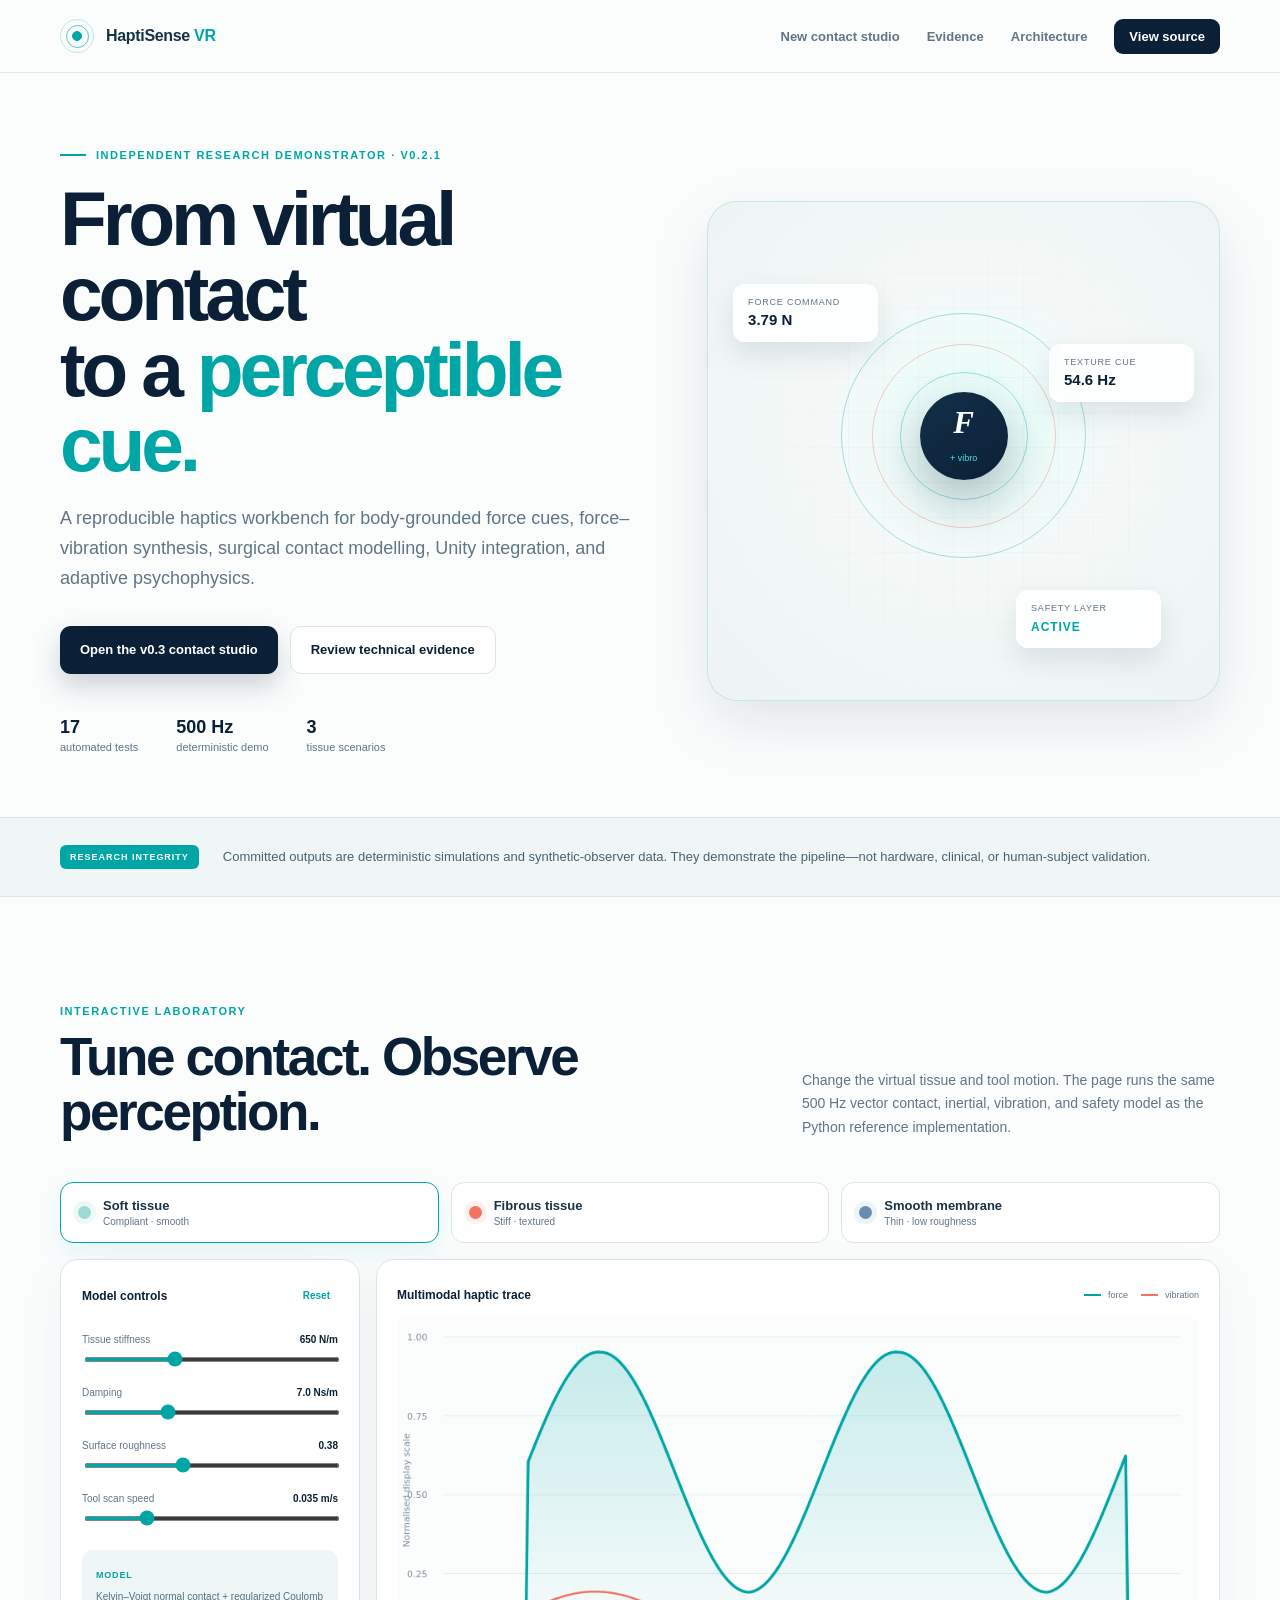
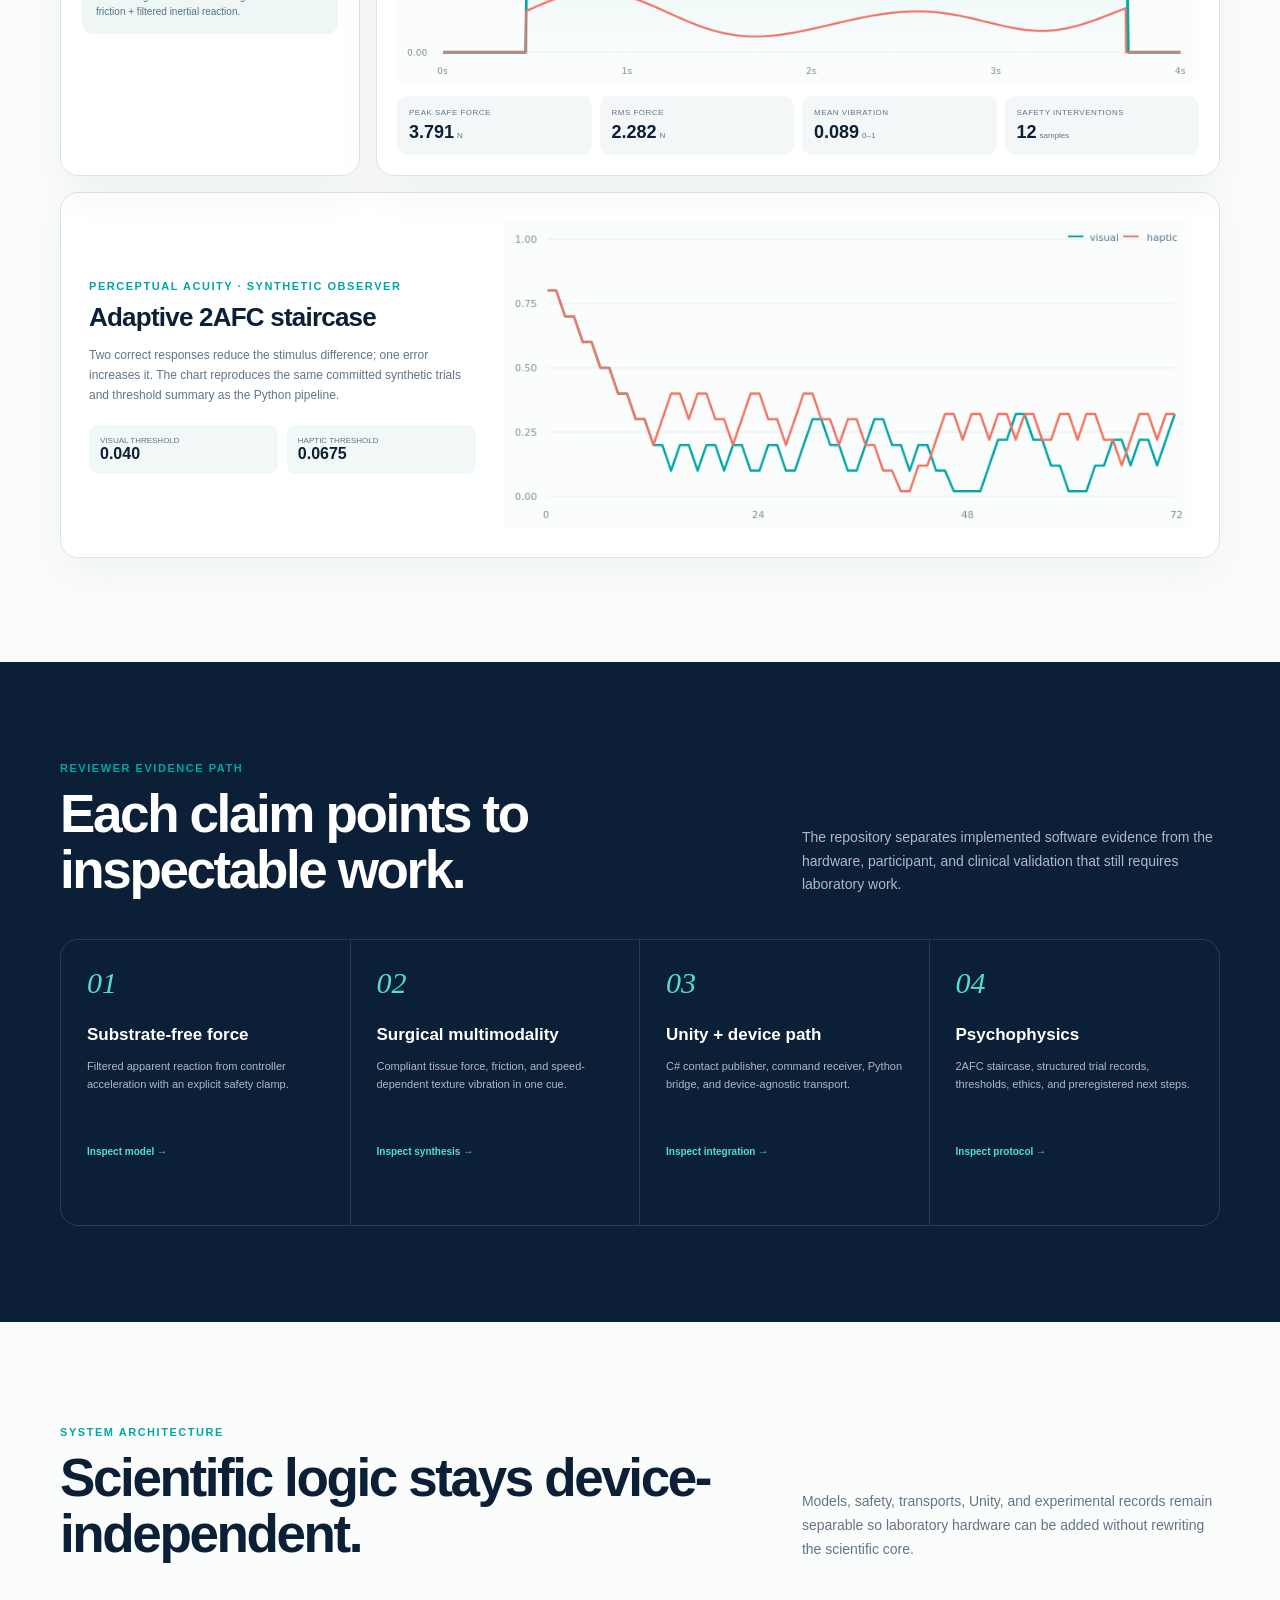
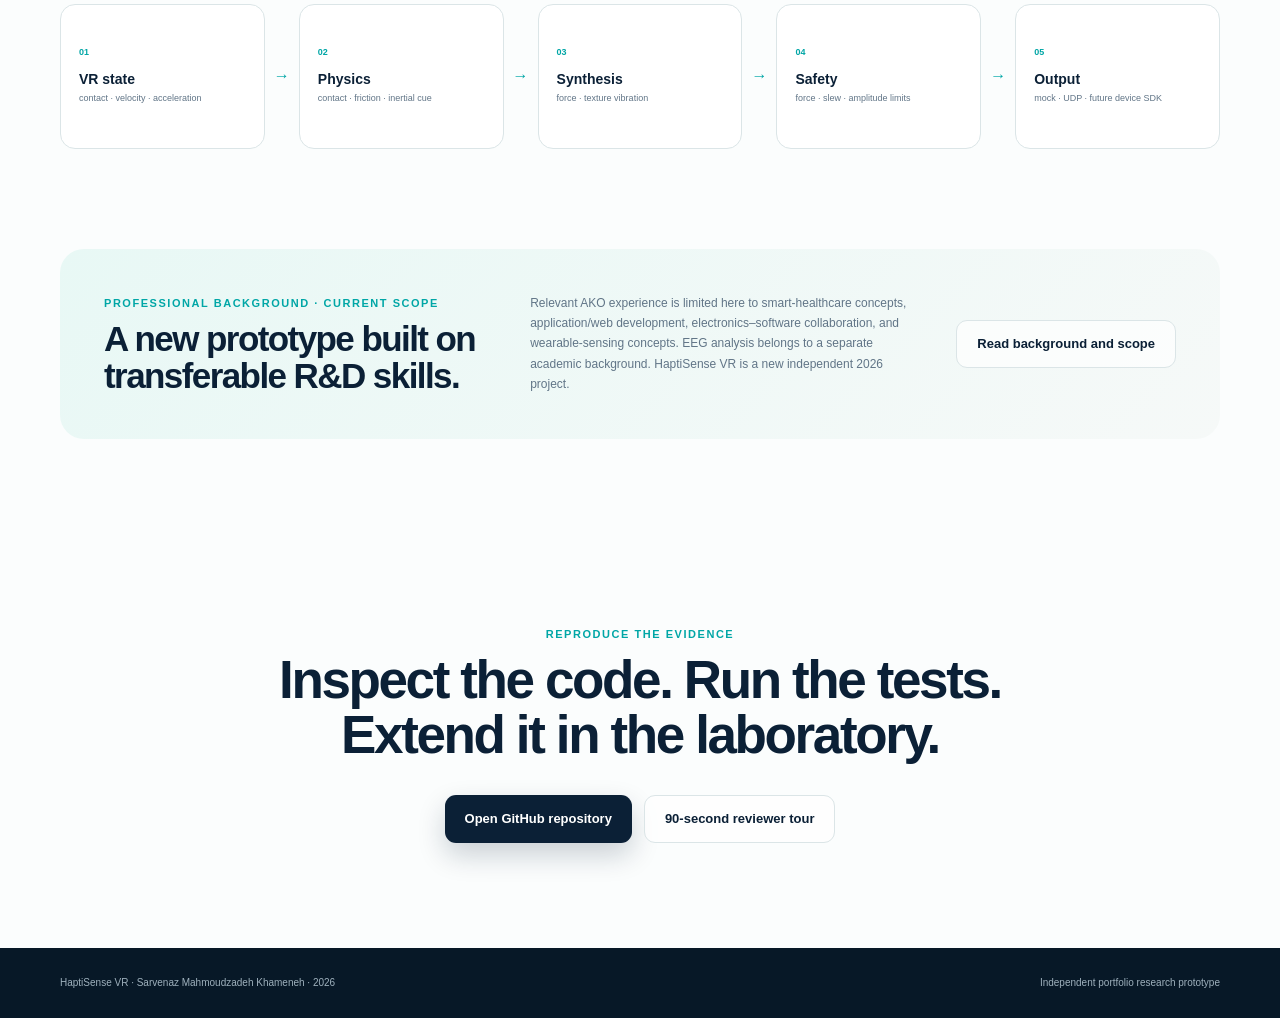
<file: docs/index.html>
<!doctype html>
<html lang="en">
<head>
  <meta charset="utf-8">
  <meta name="viewport" content="width=device-width, initial-scale=1">
  <meta name="description" content="Interactive HaptiSense VR research demonstrator for force, vibrotactile, Unity, and psychophysics workflows.">
  <meta name="theme-color" content="#0b2036">
  <meta property="og:title" content="HaptiSense VR — Interactive Research Demonstrator">
  <meta property="og:description" content="Force, vibration, Unity integration, surgical contact, and adaptive psychophysics in one reproducible workbench.">
  <meta property="og:image" content="https://sarvenaz-m.github.io/haptisense-vr/assets/social-preview.png">
  <meta property="og:image:width" content="1200">
  <meta property="og:image:height" content="630">
  <meta name="twitter:card" content="summary_large_image">
  <title>HaptiSense VR — Interactive Research Demonstrator</title>
  <link rel="icon" href="assets/favicon.svg" type="image/svg+xml">
  <link rel="stylesheet" href="assets/style.css">
</head>
<body>
  <header class="nav-shell">
    <nav class="nav" aria-label="Primary navigation">
      <a class="brand" href="#top" aria-label="HaptiSense home">
        <span class="brand-mark" aria-hidden="true"><i></i><i></i><i></i></span>
        <span>HaptiSense <b>VR</b></span>
      </a>
      <div class="nav-links">
        <a href="workbench.html">New contact studio</a>
        <a href="#evidence">Evidence</a>
        <a href="#architecture">Architecture</a>
        <a class="nav-cta" href="https://github.com/sarvenaz-m/haptisense-vr">View source</a>
      </div>
    </nav>
  </header>

  <main id="top">
    <section class="hero section-wrap">
      <div class="hero-copy">
        <div class="eyebrow"><span></span> Independent research demonstrator · v0.2.1</div>
        <h1>From virtual contact<br>to a <em>perceptible cue.</em></h1>
        <p class="hero-lead">A reproducible haptics workbench for body-grounded force cues, force–vibration synthesis, surgical contact modelling, Unity integration, and adaptive psychophysics.</p>
        <div class="hero-actions">
          <a class="button primary" href="workbench.html">Open the v0.3 contact studio</a>
          <a class="button secondary" href="https://github.com/sarvenaz-m/haptisense-vr/blob/main/docs/RESEARCH_EVIDENCE_MATRIX.md">Review technical evidence</a>
        </div>
        <div class="hero-meta">
          <div><strong>17</strong><span>automated tests</span></div>
          <div><strong>500 Hz</strong><span>deterministic demo</span></div>
          <div><strong>3</strong><span>tissue scenarios</span></div>
        </div>
      </div>

      <div class="hero-visual" aria-label="Abstract visualization of multimodal haptic cues">
        <div class="orbital-grid"></div>
        <div class="haptic-orb">
          <span class="ring ring-a"></span>
          <span class="ring ring-b"></span>
          <span class="ring ring-c"></span>
          <span class="core"><b>F</b><small>+ vibro</small></span>
        </div>
        <div class="signal-card signal-force"><span>Force command</span><b id="hero-force">3.79 N</b></div>
        <div class="signal-card signal-vibro"><span>Texture cue</span><b id="hero-vibro">52.5 Hz</b></div>
        <div class="signal-card signal-safe"><span>Safety layer</span><b>ACTIVE</b></div>
      </div>
    </section>

    <section class="claim-strip" aria-label="Project scope statement">
      <div class="section-wrap claim-inner">
        <span class="claim-label">Research integrity</span>
        <p>Committed outputs are deterministic simulations and synthetic-observer data. They demonstrate the pipeline—not hardware, clinical, or human-subject validation.</p>
      </div>
    </section>

    <section id="lab" class="section-wrap lab-section">
      <div class="section-heading">
        <div>
          <span class="kicker">Interactive laboratory</span>
          <h2>Tune contact. Observe perception.</h2>
        </div>
        <p>Change the virtual tissue and tool motion. The page runs the same 500 Hz vector contact, inertial, vibration, and safety model as the Python reference implementation.</p>
      </div>

      <div class="preset-row" role="group" aria-label="Tissue preset">
        <button class="preset active" data-preset="soft"><i></i><span>Soft tissue<small>Compliant · smooth</small></span></button>
        <button class="preset" data-preset="fibrous"><i></i><span>Fibrous tissue<small>Stiff · textured</small></span></button>
        <button class="preset" data-preset="membrane"><i></i><span>Smooth membrane<small>Thin · low roughness</small></span></button>
      </div>

      <div class="lab-grid">
        <aside class="controls-panel card">
          <div class="panel-title"><span>Model controls</span><button id="reset-controls" type="button">Reset</button></div>
          <label class="control">
            <span>Tissue stiffness <output id="stiffness-out">650 N/m</output></span>
            <input id="stiffness" type="range" min="250" max="1400" step="10" value="650">
          </label>
          <label class="control">
            <span>Damping <output id="damping-out">7.0 Ns/m</output></span>
            <input id="damping" type="range" min="1" max="20" step="0.5" value="7">
          </label>
          <label class="control">
            <span>Surface roughness <output id="roughness-out">0.38</output></span>
            <input id="roughness" type="range" min="0" max="1" step="0.01" value="0.38">
          </label>
          <label class="control">
            <span>Tool scan speed <output id="speed-out">0.035 m/s</output></span>
            <input id="speed" type="range" min="0.01" max="0.12" step="0.001" value="0.035">
          </label>
          <div class="model-note">
            <strong>Model</strong>
            <p>Kelvin–Voigt normal contact + regularized Coulomb friction + filtered inertial reaction.</p>
          </div>
        </aside>

        <div class="chart-panel card">
          <div class="panel-title">
            <span>Multimodal haptic trace</span>
            <div class="legend"><i class="force-line"></i>force <i class="vibro-line"></i>vibration</div>
          </div>
          <canvas id="haptic-chart" width="960" height="440" aria-label="Simulated force and vibration over time"></canvas>
          <div class="metric-grid">
            <div><span>Peak safe force</span><strong id="peak-force">—</strong><small>N</small></div>
            <div><span>RMS force</span><strong id="rms-force">—</strong><small>N</small></div>
            <div><span>Mean vibration</span><strong id="mean-vibration">—</strong><small>0–1</small></div>
            <div><span>Safety interventions</span><strong id="safety-events">—</strong><small>samples</small></div>
          </div>
        </div>
      </div>

      <div class="psych-card card">
        <div class="psych-copy">
          <span class="kicker">Perceptual acuity · synthetic observer</span>
          <h3>Adaptive 2AFC staircase</h3>
          <p>Two correct responses reduce the stimulus difference; one error increases it. The chart reproduces the same committed synthetic trials and threshold summary as the Python pipeline.</p>
          <div class="thresholds">
            <div><span>Visual threshold</span><b>0.040</b></div>
            <div><span>Haptic threshold</span><b>0.0675</b></div>
          </div>
        </div>
        <canvas id="staircase-chart" width="760" height="340" aria-label="Synthetic adaptive staircase visualization"></canvas>
      </div>
    </section>

    <section id="evidence" class="evidence-section">
      <div class="section-wrap">
        <div class="section-heading light">
          <div><span class="kicker">Reviewer evidence path</span><h2>Each claim points to inspectable work.</h2></div>
          <p>The repository separates implemented software evidence from the hardware, participant, and clinical validation that still requires laboratory work.</p>
        </div>
        <div class="evidence-grid">
          <article><span>01</span><h3>Substrate-free force</h3><p>Filtered apparent reaction from controller acceleration with an explicit safety clamp.</p><a href="https://github.com/sarvenaz-m/haptisense-vr/blob/main/src/haptisense/force_models.py">Inspect model →</a></article>
          <article><span>02</span><h3>Surgical multimodality</h3><p>Compliant tissue force, friction, and speed-dependent texture vibration in one cue.</p><a href="https://github.com/sarvenaz-m/haptisense-vr/blob/main/src/haptisense/cues.py">Inspect synthesis →</a></article>
          <article><span>03</span><h3>Unity + device path</h3><p>C# contact publisher, command receiver, Python bridge, and device-agnostic transport.</p><a href="https://github.com/sarvenaz-m/haptisense-vr/tree/main/unity">Inspect integration →</a></article>
          <article><span>04</span><h3>Psychophysics</h3><p>2AFC staircase, structured trial records, thresholds, ethics, and preregistered next steps.</p><a href="https://github.com/sarvenaz-m/haptisense-vr/blob/main/docs/EXPERIMENT_PROTOCOL.md">Inspect protocol →</a></article>
        </div>
      </div>
    </section>

    <section id="architecture" class="section-wrap architecture-section">
      <div class="section-heading">
        <div><span class="kicker">System architecture</span><h2>Scientific logic stays device-independent.</h2></div>
        <p>Models, safety, transports, Unity, and experimental records remain separable so laboratory hardware can be added without rewriting the scientific core.</p>
      </div>
      <div class="pipeline" aria-label="HaptiSense processing pipeline">
        <div><span>01</span><b>VR state</b><small>contact · velocity · acceleration</small></div>
        <i>→</i>
        <div><span>02</span><b>Physics</b><small>contact · friction · inertial cue</small></div>
        <i>→</i>
        <div><span>03</span><b>Synthesis</b><small>force · texture vibration</small></div>
        <i>→</i>
        <div><span>04</span><b>Safety</b><small>force · slew · amplitude limits</small></div>
        <i>→</i>
        <div><span>05</span><b>Output</b><small>mock · UDP · future device SDK</small></div>
      </div>
    </section>

    <section class="ako-section section-wrap">
      <div class="ako-card">
        <div>
          <span class="kicker">Professional background · current scope</span>
          <h2>A new prototype built on transferable R&amp;D skills.</h2>
        </div>
        <p>Relevant AKO experience is limited here to smart-healthcare concepts, application/web development, electronics–software collaboration, and wearable-sensing concepts. EEG analysis belongs to a separate academic background. HaptiSense VR is a new independent 2026 project.</p>
        <a class="button secondary" href="https://github.com/sarvenaz-m/haptisense-vr/blob/main/docs/BACKGROUND_AND_SCOPE.md">Read background and scope</a>
      </div>
    </section>

    <section class="final-cta section-wrap">
      <span class="kicker">Reproduce the evidence</span>
      <h2>Inspect the code. Run the tests.<br>Extend it in the laboratory.</h2>
      <div class="hero-actions">
        <a class="button primary" href="https://github.com/sarvenaz-m/haptisense-vr">Open GitHub repository</a>
        <a class="button secondary" href="https://github.com/sarvenaz-m/haptisense-vr/blob/main/docs/DEMO_SCRIPT.md">90-second reviewer tour</a>
      </div>
    </section>
  </main>

  <footer>
    <div class="section-wrap footer-inner">
      <span>HaptiSense VR · Sarvenaz Mahmoudzadeh Khameneh · 2026</span>
      <span>Independent portfolio research prototype</span>
    </div>
  </footer>
  <script src="assets/haptic-model.js"></script>
  <script src="assets/psychophysics-data.js"></script>
  <script src="assets/app.js"></script>
</body>
</html>
</file>
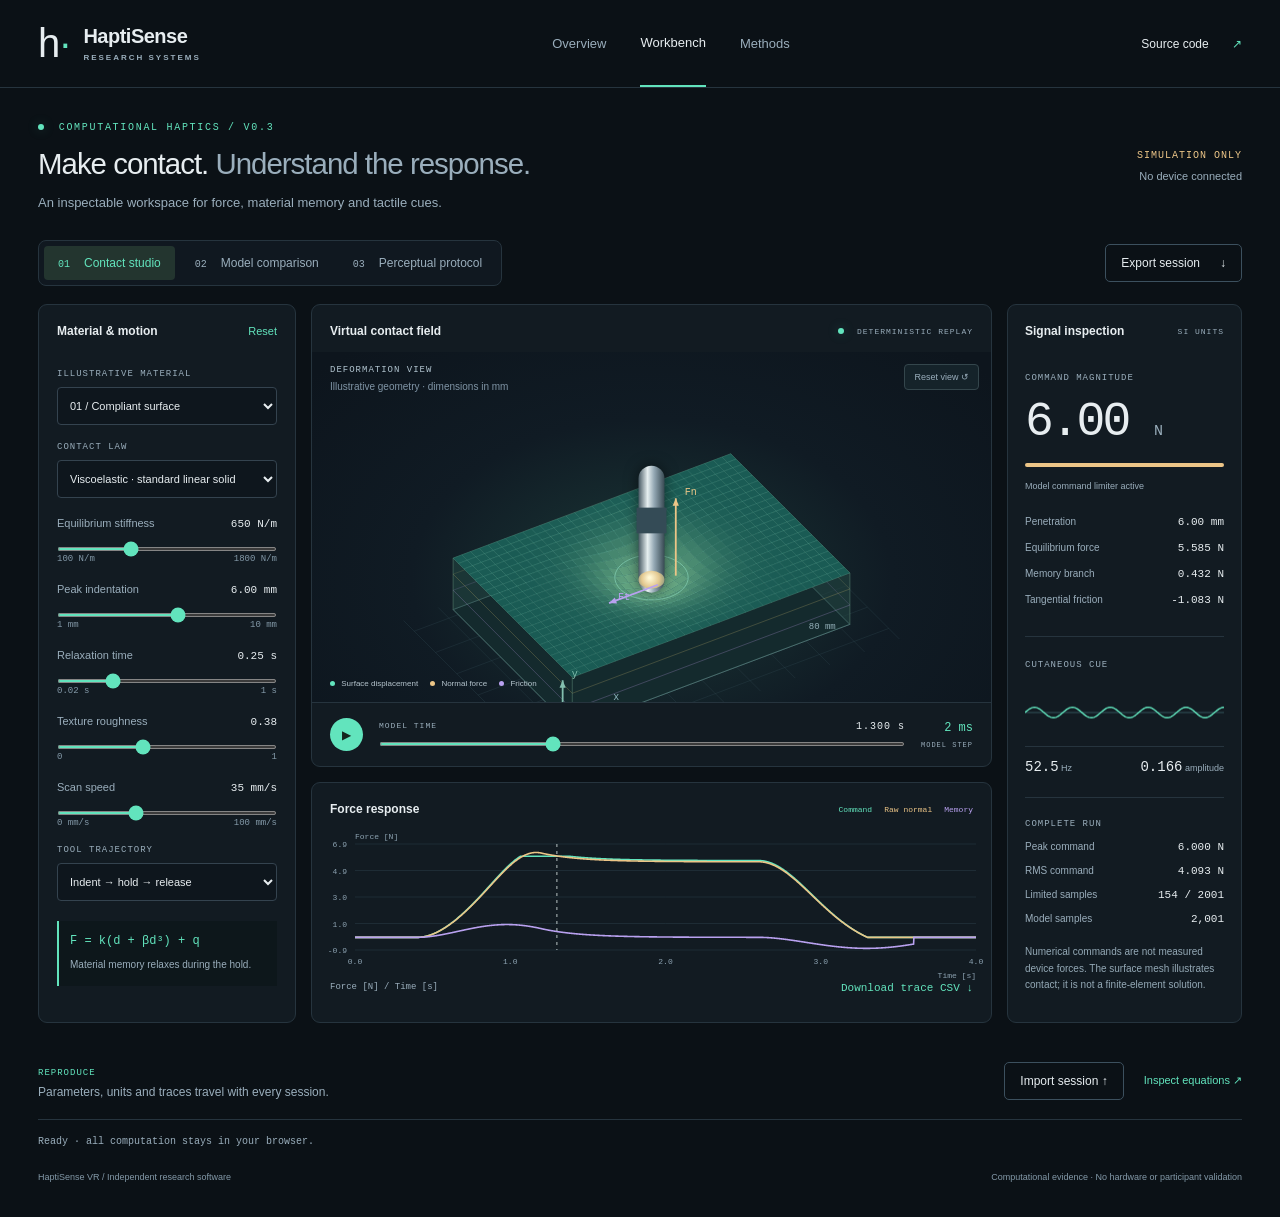
<file: docs/workbench.html>
<!doctype html>
<html lang="en">
<head>
  <meta charset="utf-8"><meta name="viewport" content="width=device-width,initial-scale=1">
  <meta name="description" content="Explore contact mechanics, viscoelastic relaxation and multimodal haptic commands in a reproducible computational workbench.">
  <title>HaptiSense · Contact mechanics studio</title>
  <link rel="icon" href="assets/favicon.svg"><link rel="stylesheet" href="assets/workbench.css">
</head>
<body>
<a class="skip" href="#main">Skip to workbench</a>
<header class="topbar">
  <a class="brand" href="index.html"><span class="brandmark">h<span>·</span></span><span>HaptiSense <small>RESEARCH SYSTEMS</small></span></a>
  <nav aria-label="Main navigation"><a href="index.html">Overview</a><a class="active" href="workbench.html" aria-current="page">Workbench</a><a href="RESEARCH_METHODS.md">Methods</a></nav>
  <a class="source" href="https://github.com/sarvenaz-m/haptisense-vr">Source code <span>↗</span></a>
</header>
<main id="main">
  <section class="heading"><div><p class="eyebrow"><span class="dot"></span> COMPUTATIONAL HAPTICS / V0.3</p><h1>Make contact. <em>Understand the response.</em></h1><p class="subtitle">An inspectable workspace for force, material memory and tactile cues.</p></div><div class="scope">SIMULATION ONLY<span>No device connected</span></div></section>
  <div class="toolbar"><div class="tabs" role="group" aria-label="Experiment view"><button class="selected" data-tab="contact" aria-pressed="true">01 <span>Contact studio</span></button><button data-tab="compare" aria-pressed="false">02 <span>Model comparison</span></button><button data-tab="protocol" aria-pressed="false">03 <span>Perceptual protocol</span></button></div><button id="export-json" class="button">Export session <span>↓</span></button></div>
  <section id="contact-view" class="workspace" aria-label="Contact studio">
    <aside class="panel controls"><div class="panel-heading"><h2>Material &amp; motion</h2><button id="reset" class="text-button">Reset</button></div>
      <label for="preset">ILLUSTRATIVE MATERIAL</label><select id="preset"><option value="soft">01 / Compliant surface</option><option value="fibrous">02 / Fibrous surface</option><option value="membrane">03 / Smooth membrane</option><option value="custom" hidden>Custom configuration</option></select>
      <label for="model">CONTACT LAW</label><select id="model"><option value="sls">Viscoelastic · standard linear solid</option><option value="kelvin">Kelvin–Voigt · approach damping</option><option value="elastic">Nonlinear elastic</option></select>
      <div id="sliders"></div>
      <label for="protocol">TOOL TRAJECTORY</label><select id="protocol"><option value="hold">Indent → hold → release</option><option value="cycle">Two loading cycles</option></select>
      <div class="formula"><span id="formula">F = k(d + βd³) + q</span><small id="law-note">Material memory relaxes during the hold.</small></div>
    </aside>
    <div class="center-stack"><section class="panel stage-panel"><div class="panel-heading"><h2>Virtual contact field</h2><span class="micro"><span class="dot"></span> DETERMINISTIC REPLAY</span></div>
      <div class="stage-wrap"><canvas id="scene" tabindex="0" aria-label="Illustrative deforming contact surface. Drag to orbit. Use left and right arrow keys to rotate. Numerical values are provided below."></canvas><div class="scene-caption">DEFORMATION VIEW<span>Illustrative geometry · dimensions in mm</span></div><div class="legend"><span><i class="teal"></i> Surface displacement</span><span><i class="gold"></i> Normal force</span><span><i class="purple"></i> Friction</span></div><button id="camera-reset" class="camera-button">Reset view ↺</button></div>
      <div class="playback"><button id="play" class="play-button" aria-label="Play simulation">▶</button><div class="scrub"><label for="timeline">MODEL TIME <output id="time-label">0.000 s</output></label><input id="timeline" type="range" min="0" max="2000" step="1" value="650"></div><span class="rate">2 ms<span>MODEL STEP</span></span></div>
    </section><section class="panel trace-panel"><div class="panel-heading"><h2>Force response</h2><div class="chart-legend"><span class="teal-text">Command</span><span class="gold-text">Raw normal</span><span class="purple-text">Memory</span></div></div><canvas id="trace" aria-label="Command, raw normal and memory force plotted against model time"></canvas><div class="chart-foot"><span>Force [N] / Time [s]</span><button id="export-csv" class="text-button">Download trace CSV ↓</button></div></section></div>
    <aside class="panel telemetry"><div class="panel-heading"><h2>Signal inspection</h2><span class="micro">SI UNITS</span></div><div class="large-number"><span>COMMAND MAGNITUDE</span><strong id="force">0.00 <small>N</small></strong><div class="meter"><i id="force-meter"></i></div><small id="limit-state">Within model command limit</small></div>
      <dl class="readouts"><div><dt>Penetration</dt><dd id="depth">0.00 mm</dd></div><div><dt>Equilibrium force</dt><dd id="elastic">0.00 N</dd></div><div><dt>Memory branch</dt><dd id="memory">0.00 N</dd></div><div><dt>Tangential friction</dt><dd id="friction">0.00 N</dd></div></dl>
      <h3>CUTANEOUS CUE</h3><canvas id="wave" aria-label="Illustrative vibration command waveform"></canvas><div class="cue-values"><span><strong id="frequency">0</strong> Hz</span><span><strong id="amplitude">0.00</strong> amplitude</span></div>
      <div class="run-summary"><h3>COMPLETE RUN</h3><dl><div><dt>Peak command</dt><dd id="peak">—</dd></div><div><dt>RMS command</dt><dd id="rms">—</dd></div><div><dt>Limited samples</dt><dd id="limited">—</dd></div><div><dt>Model samples</dt><dd id="samples">—</dd></div></dl></div>
      <p class="scope-note">Numerical commands are not measured device forces. The surface mesh illustrates contact; it is not a finite-element solution.</p>
    </aside>
  </section>
  <section id="compare-view" class="panel experiment-view" hidden><div class="experiment-title"><div><p class="eyebrow">CONTROLLED COMPARISON</p><h2>Same motion. Different material laws.</h2><p>All models use the current parameters and exactly the same tool trajectory. Only the constitutive law changes.</p></div><button id="export-comparison" class="button">Export comparison ↓</button></div><div class="comparison-charts"><div><h3>Raw normal force / time</h3><canvas id="comparison-chart" aria-label="Comparison of three model families over time"></canvas></div><div><h3>Loading &amp; unloading / penetration</h3><canvas id="hysteresis-chart" aria-label="Force penetration loops for three model families"></canvas></div></div><div class="model-key"><span class="teal-text">● Standard linear solid</span><span class="gold-text">● Kelvin–Voigt</span><span class="purple-text">● Elastic</span></div><div class="table-scroll"><table><thead><tr><th>Model</th><th>Peak command [N]</th><th>RMS [N]</th><th>Limited samples</th><th>Positive command work [mJ]</th></tr></thead><tbody id="comparison-body"></tbody></table></div><p class="scope-note">Positive command work is an energy diagnostic, not a proof of passivity or closed-loop stability. Preset parameters are illustrative and are not calibrated biological properties.</p></section>
  <section id="protocol-view" class="panel experiment-view" hidden><div class="experiment-title"><div><p class="eyebrow">PERCEPTUAL METHODS</p><h2>Rehearse the analysis. Preserve the evidence.</h2><p>A two-alternative forced-choice pipeline using synthetic observers. No human data are collected by this page.</p></div><a class="button" href="EXPERIMENT_PROTOCOL.md">Read full protocol ↗</a></div><div class="protocol-grid"><div><h3>Two-down / one-up staircase</h3><canvas id="staircase" aria-label="Committed synthetic visual and haptic staircase traces"></canvas><div class="model-key"><span class="teal-text">● Visual · synthetic</span><span class="gold-text">● Haptic · synthetic</span></div></div><div class="protocol-cards"><article><span>01 / DESIGN</span><h3>Separate task from apparatus</h3><p>Counterbalance modality and interval order. Define exclusions and stopping rules before collecting data.</p></article><article><span>02 / VALIDATION</span><h3>Trace every decision</h3><p>Retain trial index, presented difference, response, correctness, reversal and random seed.</p></article><article><span>03 / INTERPRETATION</span><h3>Keep synthetic results explicit</h3><p>These curves check a pipeline. A participant threshold requires apparatus, an approved protocol and real observations.</p></article></div></div></section>
  <section class="bottom-strip"><div><span class="mini-label">REPRODUCE</span><p>Parameters, units and traces travel with every session.</p></div><div class="bottom-actions"><label class="button" for="import-session">Import session ↑</label><input id="import-session" type="file" accept="application/json,.json" hidden><a class="text-button" href="RESEARCH_METHODS.md">Inspect equations ↗</a></div></section>
  <p id="notice" class="notice" role="status" aria-live="polite">Ready · all computation stays in your browser.</p>
</main>
<footer><span>HaptiSense VR / Independent research software</span><span>Computational evidence · No hardware or participant validation</span></footer>
<noscript>This workbench needs JavaScript. Read RESEARCH_METHODS.md or run the Python research command for accessible numerical outputs.</noscript>
<script src="assets/research-model.js"></script><script src="assets/psychophysics-data.js"></script><script src="assets/research-renderer.js"></script><script src="assets/workbench.js"></script>
</body></html>
</file>
<file: docs/assets/style.css>
:root {
  --navy: #0b2036;
  --navy-2: #132f49;
  --ink: #193247;
  --muted: #617587;
  --teal: #00a6a6;
  --teal-2: #52ddd4;
  --coral: #f17463;
  --cream: #f5f8f7;
  --white: #ffffff;
  --line: #dbe5e7;
  --shadow: 0 22px 60px rgba(11, 32, 54, .11);
}

* { box-sizing: border-box; }
html { scroll-behavior: smooth; }
body {
  margin: 0;
  color: var(--ink);
  background: #fbfdfd;
  font-family: Inter, ui-sans-serif, -apple-system, BlinkMacSystemFont, "Segoe UI", sans-serif;
  -webkit-font-smoothing: antialiased;
}
a { color: inherit; text-decoration: none; }
button, input { font: inherit; }
.section-wrap { width: min(1160px, calc(100% - 42px)); margin: 0 auto; }

.nav-shell {
  position: sticky;
  top: 0;
  z-index: 30;
  background: rgba(251, 253, 253, .86);
  backdrop-filter: blur(18px);
  border-bottom: 1px solid rgba(219, 229, 231, .75);
}
.nav { width: min(1160px, calc(100% - 42px)); height: 72px; margin: 0 auto; display: flex; align-items: center; justify-content: space-between; }
.brand { display: flex; align-items: center; gap: 12px; font-weight: 760; letter-spacing: -.02em; }
.brand b { color: var(--teal); }
.brand-mark { position: relative; display: grid; place-items: center; width: 34px; height: 34px; }
.brand-mark i { position: absolute; border: 1.7px solid var(--teal); border-radius: 50%; }
.brand-mark i:nth-child(1) { width: 10px; height: 10px; background: var(--teal); }
.brand-mark i:nth-child(2) { width: 23px; height: 23px; opacity: .65; }
.brand-mark i:nth-child(3) { width: 34px; height: 34px; opacity: .25; }
.nav-links { display: flex; align-items: center; gap: 27px; font-size: 13px; font-weight: 650; }
.nav-links > a:not(.nav-cta) { color: var(--muted); }
.nav-links > a:hover { color: var(--teal); }
.nav-cta { padding: 10px 15px; border-radius: 9px; color: white; background: var(--navy); }

.hero { min-height: 690px; display: grid; grid-template-columns: 1.08fr .92fr; align-items: center; gap: 45px; padding: 76px 0 64px; }
.eyebrow, .kicker { text-transform: uppercase; letter-spacing: .14em; font-size: 11px; font-weight: 800; color: var(--teal); }
.eyebrow { display: flex; align-items: center; gap: 10px; }
.eyebrow span { width: 26px; height: 2px; background: var(--teal); }
.hero h1 { margin: 20px 0 22px; color: var(--navy); font-size: clamp(52px, 6vw, 78px); line-height: .98; letter-spacing: -.055em; }
.hero h1 em { color: var(--teal); font-style: normal; }
.hero-lead { max-width: 650px; margin: 0; color: var(--muted); font-size: 18px; line-height: 1.66; }
.hero-actions { display: flex; flex-wrap: wrap; gap: 12px; margin-top: 32px; }
.button { display: inline-flex; align-items: center; justify-content: center; min-height: 48px; padding: 0 20px; border-radius: 11px; font-size: 13px; font-weight: 760; transition: transform .2s, box-shadow .2s; }
.button:hover { transform: translateY(-2px); }
.button.primary { color: white; background: var(--navy); box-shadow: 0 12px 28px rgba(11, 32, 54, .2); }
.button.secondary { color: var(--navy); border: 1px solid var(--line); background: rgba(255,255,255,.7); }
.hero-meta { display: flex; gap: 38px; margin-top: 43px; }
.hero-meta div { display: grid; gap: 3px; }
.hero-meta strong { color: var(--navy); font-size: 18px; }
.hero-meta span { color: var(--muted); font-size: 11px; }

.hero-visual { position: relative; min-height: 500px; overflow: hidden; border: 1px solid rgba(0,166,166,.18); border-radius: 30px; background: radial-gradient(circle at 52% 45%, #e5fffb 0, #f4f9f8 37%, #edf3f3 100%); box-shadow: var(--shadow); }
.orbital-grid { position: absolute; inset: 0; opacity: .43; background-image: linear-gradient(rgba(11,32,54,.06) 1px, transparent 1px), linear-gradient(90deg, rgba(11,32,54,.06) 1px, transparent 1px); background-size: 35px 35px; mask-image: radial-gradient(circle at center, black 25%, transparent 77%); }
.haptic-orb { position: absolute; left: 50%; top: 47%; width: 250px; height: 250px; transform: translate(-50%, -50%); display: grid; place-items: center; }
.ring { position: absolute; border-radius: 50%; border: 1px solid rgba(0,166,166,.35); animation: pulse 4s ease-in-out infinite; }
.ring-a { width: 245px; height: 245px; }
.ring-b { width: 184px; height: 184px; animation-delay: -.9s; border-color: rgba(241,116,99,.35); }
.ring-c { width: 128px; height: 128px; animation-delay: -1.8s; }
.core { position: relative; display: grid; place-items: center; width: 88px; height: 88px; border-radius: 50%; color: white; background: linear-gradient(145deg, var(--navy-2), var(--navy)); box-shadow: 0 20px 50px rgba(11,32,54,.3); }
.core b { font-family: Georgia, serif; font-size: 31px; font-style: italic; }
.core small { margin-top: -17px; font-size: 9px; color: var(--teal-2); }
.signal-card { position: absolute; min-width: 145px; padding: 12px 14px; border: 1px solid rgba(255,255,255,.9); border-radius: 12px; background: rgba(255,255,255,.82); backdrop-filter: blur(12px); box-shadow: 0 12px 30px rgba(11,32,54,.1); }
.signal-card span { display: block; margin-bottom: 4px; color: var(--muted); font-size: 9px; text-transform: uppercase; letter-spacing: .09em; }
.signal-card b { color: var(--navy); font-size: 15px; }
.signal-force { left: 25px; top: 82px; }
.signal-vibro { right: 25px; top: 142px; }
.signal-safe { right: 58px; bottom: 52px; }
.signal-safe b { color: var(--teal); font-size: 12px; letter-spacing: .08em; }
@keyframes pulse { 0%,100% { transform: scale(.95); opacity: .5; } 50% { transform: scale(1.05); opacity: 1; } }

.claim-strip { border-block: 1px solid var(--line); background: #eff6f5; }
.claim-inner { min-height: 78px; display: flex; align-items: center; gap: 24px; }
.claim-label { flex: none; padding: 7px 10px; border-radius: 6px; color: white; background: var(--teal); font-size: 9px; font-weight: 800; text-transform: uppercase; letter-spacing: .11em; }
.claim-inner p { margin: 0; color: #496272; font-size: 13px; line-height: 1.55; }

.lab-section { padding: 104px 0; }
.section-heading { display: grid; grid-template-columns: 1.25fr .75fr; gap: 45px; align-items: end; margin-bottom: 42px; }
.section-heading h2, .ako-card h2, .final-cta h2 { margin: 10px 0 0; color: var(--navy); font-size: clamp(36px, 4.5vw, 53px); line-height: 1.05; letter-spacing: -.045em; }
.section-heading > p { margin: 0; color: var(--muted); font-size: 14px; line-height: 1.7; }
.preset-row { display: grid; grid-template-columns: repeat(3, 1fr); gap: 12px; margin-bottom: 16px; }
.preset { display: flex; align-items: center; gap: 12px; padding: 15px 17px; text-align: left; color: var(--ink); border: 1px solid var(--line); border-radius: 13px; background: white; cursor: pointer; transition: .2s; }
.preset:hover, .preset.active { border-color: var(--teal); box-shadow: 0 10px 24px rgba(0,166,166,.09); }
.preset i { width: 13px; height: 13px; border-radius: 50%; background: #9dd9d4; box-shadow: 0 0 0 5px #eef9f7; }
.preset[data-preset="fibrous"] i { background: var(--coral); box-shadow: 0 0 0 5px #fff0ed; }
.preset[data-preset="membrane"] i { background: #6a8cad; box-shadow: 0 0 0 5px #edf4f8; }
.preset span { display: grid; gap: 3px; font-size: 13px; font-weight: 750; }
.preset small { color: var(--muted); font-size: 10px; font-weight: 500; }
.lab-grid { display: grid; grid-template-columns: 300px 1fr; gap: 16px; }
.card { border: 1px solid var(--line); border-radius: 18px; background: white; box-shadow: 0 15px 45px rgba(11,32,54,.055); }
.controls-panel { padding: 21px; }
.panel-title { min-height: 30px; display: flex; align-items: center; justify-content: space-between; color: var(--navy); font-size: 12px; font-weight: 800; }
.panel-title button { padding: 5px 8px; color: var(--teal); border: 0; background: transparent; font-size: 10px; font-weight: 800; cursor: pointer; }
.control { display: grid; gap: 10px; margin-top: 23px; }
.control > span { display: flex; justify-content: space-between; color: var(--muted); font-size: 10px; }
.control output { color: var(--navy); font-weight: 780; }
input[type="range"] { width: 100%; height: 5px; accent-color: var(--teal); cursor: pointer; }
.model-note { margin-top: 27px; padding: 14px; border-radius: 11px; color: #557181; background: #eff7f6; }
.model-note strong { color: var(--teal); font-size: 9px; text-transform: uppercase; letter-spacing: .09em; }
.model-note p { margin: 7px 0 0; font-size: 10px; line-height: 1.55; }
.chart-panel { min-width: 0; padding: 20px; }
.legend { display: flex; align-items: center; gap: 7px; color: var(--muted); font-size: 9px; font-weight: 500; }
.legend i { width: 17px; height: 2px; margin-left: 6px; background: var(--teal); }
.legend .vibro-line { background: var(--coral); }
canvas { display: block; width: 100%; height: auto; }
#haptic-chart { margin-top: 7px; border-radius: 10px; background: #fbfdfd; }
.metric-grid { display: grid; grid-template-columns: repeat(4, 1fr); gap: 8px; margin-top: 12px; }
.metric-grid > div { padding: 12px; border-radius: 10px; background: #f3f7f7; }
.metric-grid span { display: block; margin-bottom: 5px; color: var(--muted); font-size: 8px; text-transform: uppercase; letter-spacing: .06em; }
.metric-grid strong { color: var(--navy); font-size: 18px; }
.metric-grid small { margin-left: 3px; color: var(--muted); font-size: 8px; }
.psych-card { display: grid; grid-template-columns: .72fr 1.28fr; align-items: center; gap: 28px; margin-top: 16px; padding: 28px; }
.psych-copy h3 { margin: 8px 0 13px; color: var(--navy); font-size: 26px; letter-spacing: -.03em; }
.psych-copy p { margin: 0; color: var(--muted); font-size: 12px; line-height: 1.65; }
.thresholds { display: flex; gap: 9px; margin-top: 20px; }
.thresholds div { flex: 1; padding: 11px; border-radius: 9px; background: #f2f7f7; }
.thresholds span { display: block; color: var(--muted); font-size: 8px; text-transform: uppercase; }
.thresholds b { color: var(--navy); font-size: 16px; }

.evidence-section { padding: 96px 0; color: white; background: var(--navy); }
.section-heading.light h2 { color: white; }
.section-heading.light > p { color: #a7bbc8; }
.evidence-grid { display: grid; grid-template-columns: repeat(4, 1fr); border: 1px solid rgba(255,255,255,.12); border-radius: 18px; overflow: hidden; }
.evidence-grid article { min-height: 285px; padding: 26px; border-right: 1px solid rgba(255,255,255,.12); }
.evidence-grid article:last-child { border: 0; }
.evidence-grid article > span { color: var(--teal-2); font-family: Georgia, serif; font-size: 30px; font-style: italic; }
.evidence-grid h3 { margin: 25px 0 12px; font-size: 17px; }
.evidence-grid p { min-height: 73px; color: #a7bbc8; font-size: 11px; line-height: 1.65; }
.evidence-grid a { color: var(--teal-2); font-size: 10px; font-weight: 750; }

.architecture-section { padding: 100px 0; }
.pipeline { display: grid; grid-template-columns: 1fr auto 1fr auto 1fr auto 1fr auto 1fr; align-items: center; gap: 9px; }
.pipeline > div { min-height: 145px; display: flex; flex-direction: column; justify-content: center; padding: 18px; border: 1px solid var(--line); border-radius: 15px; background: white; }
.pipeline > i { color: var(--teal); font-style: normal; }
.pipeline span { color: var(--teal); font-size: 9px; font-weight: 800; }
.pipeline b { margin: 14px 0 5px; color: var(--navy); font-size: 14px; }
.pipeline small { color: var(--muted); font-size: 9px; line-height: 1.45; }

.ako-section { padding-bottom: 100px; }
.ako-card { display: grid; grid-template-columns: 1fr 1fr auto; align-items: center; gap: 34px; padding: 44px; border-radius: 24px; background: linear-gradient(135deg, #e8f8f5, #f6f9f8); }
.ako-card h2 { font-size: 35px; }
.ako-card p { margin: 0; color: var(--muted); font-size: 12px; line-height: 1.7; }
.final-cta { padding: 85px 0 105px; text-align: center; }
.final-cta .hero-actions { justify-content: center; }
footer { color: #9fb1bd; background: #071827; font-size: 10px; }
.footer-inner { min-height: 70px; display: flex; align-items: center; justify-content: space-between; }

@media (max-width: 900px) {
  .nav-links > a:not(.nav-cta) { display: none; }
  .hero { grid-template-columns: 1fr; padding-top: 58px; }
  .hero-visual { min-height: 430px; }
  .section-heading { grid-template-columns: 1fr; }
  .lab-grid, .psych-card { grid-template-columns: 1fr; }
  .controls-panel { display: grid; grid-template-columns: 1fr 1fr; gap: 10px 24px; }
  .controls-panel .panel-title, .controls-panel .model-note { grid-column: 1 / -1; }
  .evidence-grid { grid-template-columns: 1fr 1fr; }
  .evidence-grid article:nth-child(2) { border-right: 0; }
  .pipeline { grid-template-columns: 1fr; }
  .pipeline > i { transform: rotate(90deg); text-align: center; }
  .pipeline > div { min-height: 105px; }
  .ako-card { grid-template-columns: 1fr; }
}

@media (max-width: 600px) {
  .section-wrap, .nav { width: min(100% - 26px, 1160px); }
  .hero { min-height: auto; }
  .hero h1 { font-size: 48px; }
  .hero-meta { gap: 20px; }
  .claim-inner { align-items: flex-start; padding-block: 16px; }
  .preset-row { grid-template-columns: 1fr; }
  .controls-panel { grid-template-columns: 1fr; }
  .controls-panel .panel-title, .controls-panel .model-note { grid-column: auto; }
  .metric-grid { grid-template-columns: 1fr 1fr; }
  .evidence-grid { grid-template-columns: 1fr; }
  .evidence-grid article { border-right: 0; border-bottom: 1px solid rgba(255,255,255,.12); }
  .footer-inner { flex-direction: column; justify-content: center; gap: 6px; text-align: center; }
}
</file>
<file: docs/assets/workbench.css>
:root {
  --bg: #0b1116;
  --panel: #121b22;
  --line: #26343e;
  --ink: #e7edf0;
  --muted: #9aaebc;
  --teal: #62e4bd;
  --gold: #ecc587;
  --purple: #b9a1f0;
  --sans: Inter, "Segoe UI", Arial, sans-serif;
  --mono: "SFMono-Regular", Consolas, monospace
}

* {
  box-sizing: border-box
}

body {
  margin: 0;
  background: var(--bg);
  color: var(--ink);
  font-family: var(--sans);
  font-size: 14px
}

a {
  color: inherit;
  text-decoration: none
}

button,
input,
select {
  font: inherit
}

button,
a,
input,
select {
  outline-offset: 4px
}

button:focus-visible,
a:focus-visible,
input:focus-visible,
select:focus-visible,
canvas:focus-visible {
  outline: 2px solid var(--teal)
}

button {
  cursor: pointer
}

button:disabled {
  opacity: .5
}

button,
select {
  color: var(--ink)
}

button {
  border: 0;
  background: none
}

button:hover,
a:hover {
  color: var(--teal)
}

[hidden] {
  display: none !important
}

.topbar {
  height: 88px;
  max-width: 1600px;
  margin: auto;
  padding: 0 38px;
  border-bottom: 1px solid var(--line);
  display: flex;
  align-items: center;
  justify-content: space-between
}

.brand {
  display: flex;
  gap: 13px;
  align-items: center;
  font-weight: 650;
  font-size: 20px;
  letter-spacing: -.5px
}

.brand small {
  display: block;
  color: var(--muted);
  font-size: 8px;
  letter-spacing: 2px;
  margin-top: 5px
}

.brandmark {
  font-size: 40px;
  font-weight: 400
}

.brandmark span {
  color: var(--teal)
}

nav {
  display: flex;
  align-items: center;
  gap: 34px;
  height: 100%;
  font-size: 13px;
  color: var(--muted)
}

nav a {
  display: flex;
  align-items: center;
  height: 100%
}

nav .active {
  color: var(--ink);
  border-bottom: 2px solid var(--teal)
}

.source {
  font-size: 12px
}

.source span {
  margin-left: 20px;
  color: var(--teal)
}

main {
  max-width: 1600px;
  margin: auto;
  padding: 34px 38px 0
}

.heading {
  display: flex;
  align-items: center;
  justify-content: space-between;
  gap: 25px;
  margin-bottom: 30px
}

.eyebrow {
  font-family: var(--mono);
  font-size: 10px;
  letter-spacing: 1.7px;
  color: var(--teal);
  margin: 0 0 14px
}

.dot {
  display: inline-block;
  width: 6px;
  height: 6px;
  border-radius: 50%;
  background: var(--teal);
  margin-right: 7px;
  box-shadow: 0 0 12px #62e4bd40
}

h1 {
  font-size: clamp(25px, 2.3vw, 36px);
  font-weight: 500;
  letter-spacing: -1px;
  margin: 0
}

h1 em {
  font-style: normal;
  color: var(--muted)
}

.subtitle {
  color: var(--muted);
  font-size: 13px;
  margin: 14px 0 0
}

.scope {
  text-align: right;
  color: var(--gold);
  font: 10px var(--mono);
  letter-spacing: 1px;
  white-space: nowrap
}

.scope span {
  display: block;
  font: 11px var(--sans);
  color: var(--muted);
  letter-spacing: 0;
  margin-top: 9px
}

.toolbar {
  display: flex;
  align-items: center;
  justify-content: space-between;
  margin-bottom: 18px;
  gap: 15px
}

.tabs {
  display: flex;
  gap: 6px;
  background: #101820;
  border: 1px solid var(--line);
  padding: 5px;
  border-radius: 8px
}

.tabs button {
  padding: 10px 14px;
  font: 10px var(--mono);
  color: var(--muted);
  border-radius: 4px
}

.tabs span {
  font: 12px var(--sans);
  margin-left: 8px
}

.tabs .selected {
  background: #23352f;
  color: var(--teal)
}

.button {
  display: inline-flex;
  align-items: center;
  justify-content: center;
  gap: 20px;
  cursor: pointer;
  border: 1px solid #3c505e;
  border-radius: 5px;
  font-size: 12px;
  padding: 11px 15px;
  white-space: nowrap
}

.button:hover {
  border-color: var(--teal);
  background: #62e4bd09
}

.workspace {
  display: grid;
  grid-template-columns: 258px minmax(300px, 1fr) 235px;
  gap: 15px
}

.panel {
  background: var(--panel);
  border: 1px solid var(--line);
  border-radius: 9px;
  overflow: hidden
}

.panel-heading {
  display: flex;
  align-items: center;
  justify-content: space-between;
  gap: 8px;
  padding: 19px 18px 14px
}

.panel h2 {
  font-size: 12px;
  font-weight: 550;
  margin: 0
}

.controls {
  padding: 0 18px 20px
}

.controls .panel-heading {
  padding-left: 0;
  padding-right: 0
}

.text-button {
  font-size: 11px;
  color: var(--teal);
  padding: 0
}

.controls label {
  display: block;
  font: 9px var(--mono);
  color: var(--muted);
  letter-spacing: 1px;
  margin: 17px 0 8px
}

.controls select {
  width: 100%;
  font-size: 11px;
  background: #0e161d;
  border: 1px solid #34434f;
  border-radius: 4px;
  padding: 11px 8px
}

.slider-heading {
  display: flex;
  align-items: baseline;
  justify-content: space-between;
  margin: 19px 0 7px
}

.slider-heading label {
  margin: 0;
  font: 11px var(--sans);
  letter-spacing: 0
}

.slider-heading output {
  font: 11px var(--mono);
  color: var(--ink)
}

input[type=range] {
  width: 100%;
  height: 4px;
  accent-color: var(--teal);
  cursor: pointer;
  margin: 10px 0 3px
}

.range-limits {
  display: flex;
  justify-content: space-between;
  font: 9px var(--mono);
  color: #8399a8
}

.formula {
  background: #0d171b;
  border-left: 2px solid var(--teal);
  padding: 13px 11px;
  margin-top: 20px;
  color: var(--teal);
  font: 12px var(--mono)
}

.formula small {
  display: block;
  color: var(--muted);
  font: 10px/1.6 var(--sans);
  margin-top: 9px
}

.center-stack {
  display: flex;
  flex-direction: column;
  gap: 15px
}

.micro {
  font: 8px var(--mono);
  color: var(--muted);
  letter-spacing: 1px
}

.stage-wrap {
  position: relative;
  height: 350px;
  overflow: hidden;
  background: radial-gradient(ellipse at 50% 65%, #1b3837 0%, #101b24 50%, #0d151d 95%)
}

#scene {
  width: 100%;
  height: 100%;
  touch-action: none;
  cursor: grab
}

#scene:active {
  cursor: grabbing
}

.scene-caption {
  position: absolute;
  top: 13px;
  left: 18px;
  font: 9px var(--mono);
  color: #b1c4cf;
  letter-spacing: 1px;
  pointer-events: none
}

.scene-caption span {
  display: block;
  font: 10px var(--sans);
  color: #8095a6;
  letter-spacing: 0;
  margin-top: 6px
}

.legend {
  display: flex;
  gap: 12px;
  position: absolute;
  bottom: 14px;
  left: 18px;
  font-size: 8px;
  color: #b6c5ce;
  pointer-events: none
}

.legend i {
  display: inline-block;
  height: 5px;
  width: 5px;
  border-radius: 50%;
  margin-right: 4px
}

.teal {
  background: var(--teal)
}

.gold {
  background: var(--gold)
}

.purple {
  background: var(--purple)
}

.camera-button {
  position: absolute;
  right: 12px;
  top: 12px;
  background: #15232a;
  border: 1px solid #34464c;
  border-radius: 4px;
  font-size: 9px;
  padding: 7px 9px;
  color: var(--muted)
}

.playback {
  display: flex;
  align-items: center;
  gap: 16px;
  padding: 15px 18px;
  border-top: 1px solid var(--line)
}

.play-button {
  width: 33px;
  height: 33px;
  border-radius: 50%;
  background: var(--teal);
  color: #14241c;
  font-size: 12px;
  flex-shrink: 0
}

.play-button:hover {
  background: #aaf4db;
  color: #15241c
}

.scrub {
  flex: 1
}

.scrub label {
  display: flex;
  justify-content: space-between;
  color: var(--muted);
  font: 8px var(--mono);
  letter-spacing: 1px
}

.scrub output {
  color: var(--ink);
  font-size: 10px
}

.rate {
  font: 12px var(--mono);
  color: var(--teal);
  text-align: right;
  white-space: nowrap
}

.rate span {
  display: block;
  color: var(--muted);
  font-size: 7px;
  letter-spacing: 1px;
  margin-top: 6px
}

.trace-panel {
  flex: 1
}

#trace {
  height: 150px;
  width: 100%;
  display: block
}

.chart-legend {
  display: flex;
  gap: 12px;
  font: 8px var(--mono)
}

.teal-text {
  color: var(--teal)
}

.gold-text {
  color: var(--gold)
}

.purple-text {
  color: var(--purple)
}

.chart-foot {
  display: flex;
  justify-content: space-between;
  padding: 2px 18px 16px;
  color: var(--muted);
  font: 9px var(--mono)
}

.telemetry {
  padding: 0 17px 18px
}

.telemetry .panel-heading {
  padding-left: 0;
  padding-right: 0
}

.large-number {
  margin-top: 15px
}

.large-number>span {
  font: 9px var(--mono);
  color: var(--muted);
  letter-spacing: 1px
}

.large-number strong {
  display: block;
  font: 48px var(--mono);
  letter-spacing: -3px;
  font-weight: 400;
  margin-top: 12px
}

.large-number strong small {
  font: 15px var(--mono);
  color: var(--muted);
  letter-spacing: 0
}

.meter {
  height: 4px;
  background: #263641;
  border-radius: 5px;
  margin: 14px 0 9px;
  overflow: hidden
}

.meter i {
  display: block;
  height: 100%;
  width: 0;
  background: var(--teal)
}

.large-number>small {
  font-size: 9px;
  color: var(--muted)
}

dl {
  margin: 0
}

dl div {
  display: flex;
  align-items: baseline;
  justify-content: space-between;
  gap: 8px
}

dt {
  color: var(--muted);
  font-size: 10px
}

dd {
  margin: 0;
  font: 11px var(--mono)
}

.readouts {
  margin: 24px 0 23px;
  padding-bottom: 16px;
  border-bottom: 1px solid var(--line)
}

.readouts div {
  margin: 14px 0
}

.telemetry h3 {
  font: 9px var(--mono);
  color: var(--muted);
  letter-spacing: 1px;
  font-weight: 400
}

#wave {
  width: 100%;
  height: 68px;
  border-bottom: 1px solid var(--line)
}

.cue-values {
  display: flex;
  justify-content: space-between;
  font-size: 9px;
  color: var(--muted);
  margin-top: 9px
}

.cue-values strong {
  font: 14px var(--mono);
  color: var(--ink)
}

.run-summary {
  border-top: 1px solid var(--line);
  margin-top: 22px;
  padding-top: 12px
}

.run-summary dl div {
  margin: 12px 0
}

.scope-note {
  font-size: 10px;
  line-height: 1.65;
  color: #94a9b6
}

.telemetry .scope-note {
  margin-top: 19px
}

.bottom-strip {
  display: flex;
  justify-content: space-between;
  align-items: center;
  gap: 20px;
  margin-top: 20px;
  padding: 19px 0;
  border-bottom: 1px solid var(--line)
}

.mini-label {
  font: 9px var(--mono);
  color: var(--teal);
  letter-spacing: 1px
}

.bottom-strip p {
  font-size: 12px;
  color: var(--muted);
  margin: 7px 0 0
}

.bottom-actions {
  display: flex;
  align-items: center;
  gap: 20px
}

.notice {
  font: 10px var(--mono);
  color: var(--muted);
  min-height: 16px;
  margin: 16px 0 20px
}

.notice.error {
  color: #ffb5a8
}

footer {
  display: flex;
  justify-content: space-between;
  max-width: 1600px;
  margin: auto;
  padding: 0 38px 25px;
  font-size: 9px;
  color: #8399a8;
  gap: 20px
}

.experiment-view {
  padding: 28px
}

.experiment-title {
  display: flex;
  justify-content: space-between;
  align-items: center;
  gap: 30px;
  margin-bottom: 25px
}

.experiment-title h2 {
  font-size: 23px;
  letter-spacing: -.5px;
  margin-bottom: 10px
}

.experiment-title p:not(.eyebrow) {
  color: var(--muted);
  font-size: 12px;
  line-height: 1.7;
  max-width: 650px
}

.comparison-charts {
  display: grid;
  grid-template-columns: 1fr 1fr;
  gap: 20px
}

.comparison-charts>div,
.protocol-grid>div:first-child {
  background: #0e171e;
  border: 1px solid var(--line);
  border-radius: 6px;
  padding: 16px
}

.experiment-view h3 {
  font-size: 12px;
  font-weight: 500
}

.comparison-charts canvas {
  width: 100%;
  height: 260px
}

.model-key {
  display: flex;
  flex-wrap: wrap;
  gap: 23px;
  margin: 18px 0;
  font: 11px var(--mono)
}

table {
  width: 100%;
  border-collapse: collapse;
  font-size: 11px;
  text-align: left
}

th {
  font-weight: 500;
  color: var(--muted);
  padding: 14px 10px;
  border-bottom: 1px solid #43525d
}

td {
  padding: 15px 10px;
  font-family: var(--mono);
  border-bottom: 1px solid var(--line)
}

.table-scroll {
  overflow: auto
}

.protocol-grid {
  display: grid;
  grid-template-columns: 1.3fr 1fr;
  gap: 25px
}

#staircase {
  width: 100%;
  height: 300px
}

.protocol-cards article {
  padding: 14px 0;
  border-bottom: 1px solid var(--line)
}

.protocol-cards article>span {
  color: var(--teal);
  font: 9px var(--mono);
  letter-spacing: 1px
}

.protocol-cards h3 {
  font-size: 15px
}

.protocol-cards p {
  font-size: 12px;
  color: var(--muted);
  line-height: 1.7
}

.skip {
  position: absolute;
  top: -100px;
  left: 10px;
  background: var(--teal);
  color: #000;
  padding: 10px;
  z-index: 10
}

.skip:focus {
  top: 10px
}

@media(min-width:1550px) {
  .stage-wrap {
    height: 405px
  }

  .workspace {
    grid-template-columns: 280px minmax(300px, 1fr) 250px
  }

  #trace {
    height: 175px
  }
}

@media(max-width:1150px) {
  .workspace {
    grid-template-columns: 235px minmax(300px, 1fr)
  }

  .telemetry {
    grid-column: 1/-1;
    display: grid;
    grid-template-columns: 1fr 1fr 1fr;
    gap: 10px 25px
  }

  .telemetry .panel-heading {
    grid-column: 1/-1
  }

  .telemetry>h3,
  .telemetry>#wave,
  .telemetry>.cue-values {
    display: none
  }

  .telemetry .readouts {
    margin: 0;
    border: 0
  }

  .telemetry .run-summary {
    border: 0;
    margin: 0;
    padding: 0
  }

  .telemetry .scope-note {
    grid-column: 1/-1
  }

  .large-number {
    margin: 0
  }

  .heading h1 {
    max-width: 600px
  }
}

@media(max-width:760px) {
  .topbar {
    height: 75px;
    padding: 0 20px
  }

  nav {
    display: none
  }

  .brand {
    font-size: 18px
  }

  main {
    padding: 26px 16px 0
  }

  .heading {
    align-items: flex-start
  }

  .heading h1 {
    font-size: 26px;
    line-height: 1.3
  }

  .heading h1 em {
    display: block
  }

  .subtitle {
    font-size: 12px;
    line-height: 1.6
  }

  .scope {
    display: none
  }

  .toolbar {
    align-items: stretch;
    flex-direction: column
  }

  .tabs {
    justify-content: space-between
  }

  .tabs button {
    padding: 10px 6px
  }

  .tabs span {
    font-size: 10px;
    margin-left: 3px
  }

  .toolbar>.button {
    align-self: flex-end
  }

  .workspace {
    display: flex;
    flex-direction: column
  }

  .controls {
    order: 2
  }

  .center-stack {
    order: 1
  }

  .telemetry {
    order: 3;
    display: block
  }

  .telemetry>h3,
  .telemetry>#wave,
  .telemetry>.cue-values {
    display: block
  }

  .telemetry>.cue-values {
    display: flex
  }

  .telemetry .readouts {
    margin-top: 20px
  }

  .telemetry .run-summary {
    margin-top: 25px
  }

  .stage-wrap {
    height: 300px
  }

  .micro {
    font-size: 7px
  }

  .legend {
    font-size: 7px;
    gap: 8px
  }

  .bottom-strip {
    align-items: flex-start;
    flex-direction: column
  }

  .bottom-actions {
    width: 100%;
    justify-content: space-between
  }

  footer {
    padding: 0 16px 22px;
    flex-direction: column;
    gap: 10px
  }

  .experiment-view {
    padding: 18px
  }

  .experiment-title {
    align-items: flex-start;
    flex-direction: column;
    gap: 10px
  }

  .experiment-title h2 {
    font-size: 22px
  }

  .comparison-charts,
  .protocol-grid {
    grid-template-columns: 1fr
  }

  .comparison-charts canvas {
    height: 220px
  }

  .panel-heading {
    padding: 16px
  }

  .chart-legend {
    font-size: 7px;
    gap: 8px
  }

  .table-scroll {
    margin-top: 12px
  }

  th,
  td {
    min-width: 105px
  }
}

@media(prefers-reduced-motion:reduce) {
  * {
    scroll-behavior: auto !important
  }
}
</file>
